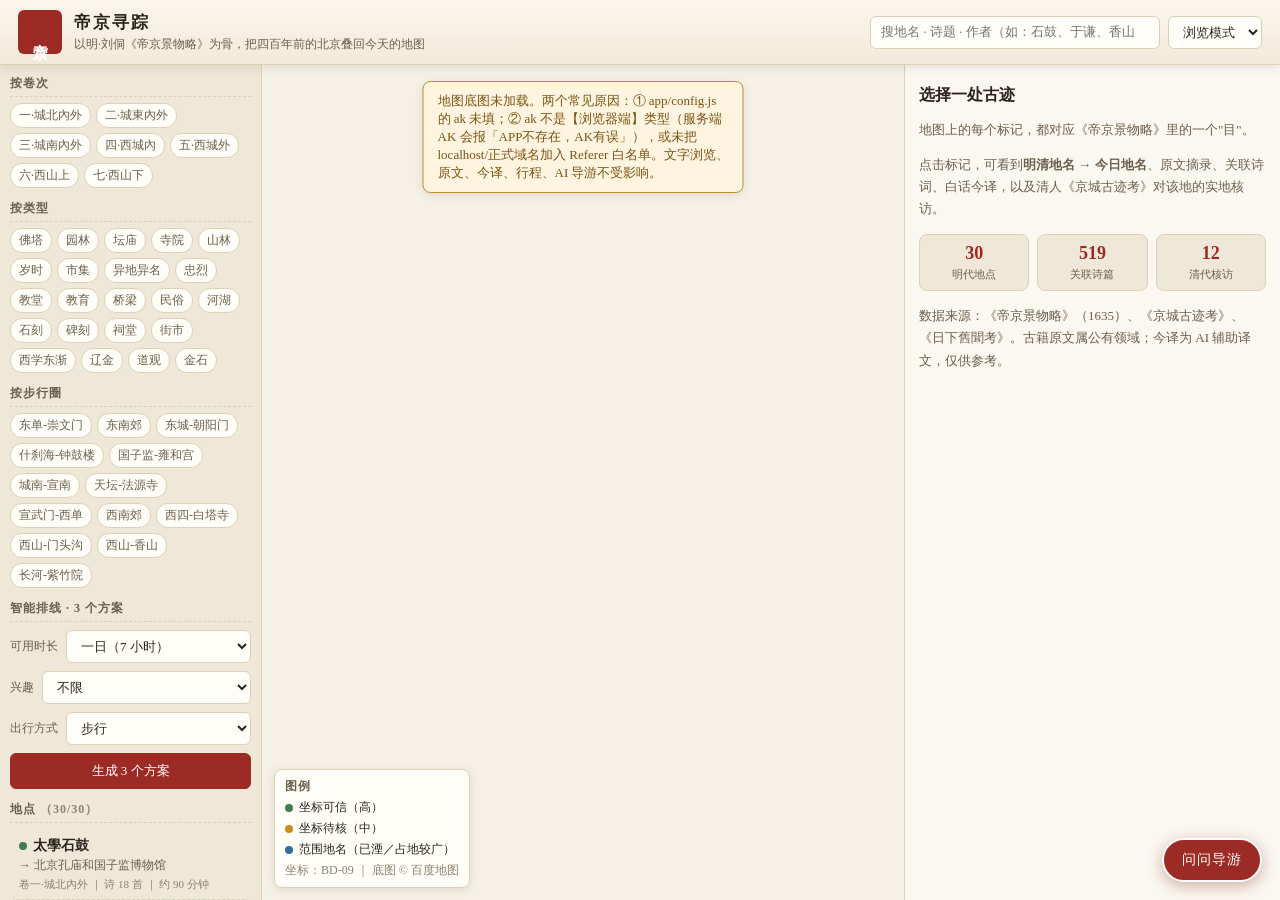
<file: index.html>
<!DOCTYPE html>
<html lang="zh-CN">
<head>
<meta charset="utf-8" />
<meta name="viewport" content="width=device-width, initial-scale=1" />
<title>帝京寻踪 · 明代北京古今地图</title>
<link rel="stylesheet" href="app/style.css" />
</head>
<body>

<header class="topbar">
  <div class="brand">
    <span class="seal">帝京</span>
    <div>
      <h1>帝京寻踪</h1>
      <p>以明·刘侗《帝京景物略》为骨，把四百年前的北京叠回今天的地图</p>
    </div>
  </div>
  <div class="topbar-actions">
    <input id="q" type="search" placeholder="搜地名 · 诗题 · 作者（如：石鼓、于谦、香山）" />
    <select id="mode">
      <option value="browse">浏览模式</option>
      <option value="route">行程模式</option>
    </select>
  </div>
</header>

<div class="wrap">

  <!-- 左侧栏 -->
  <aside class="sidebar">
    <section class="panel">
      <h2>按卷次</h2>
      <div id="volumeFilter" class="chips"></div>
    </section>

    <section class="panel">
      <h2>按类型</h2>
      <div id="tagFilter" class="chips"></div>
    </section>

    <section class="panel">
      <h2>按步行圈</h2>
      <div id="clusterFilter" class="chips"></div>
    </section>

    <section class="panel" id="p3Panel">
      <h2>智能排线 · 3 个方案</h2>
      <label class="row"><span>可用时长</span>
        <select id="p3Dur">
          <option value="180">半日（3 小时）</option>
          <option value="420" selected>一日（7 小时）</option>
          <option value="900">两日（15 小时）</option>
          <option value="1440">三日（24 小时）</option>
        </select>
      </label>
      <label class="row"><span>兴趣</span>
        <select id="p3Tag"><option value="">不限</option></select>
      </label>
      <label class="row"><span>出行方式</span>
        <select id="p3Mode">
          <option value="walking" selected>步行</option>
          <option value="riding">骑行</option>
          <option value="driving">驾车</option>
          <option value="transit">公交</option>
          <option value="mixed">混合（按距离自动）</option>
        </select>
      </label>
      <button id="p3Btn" class="btn primary">生成 3 个方案</button>
      <div id="p3Out"></div>
    </section>

    <section class="panel" id="routePanel" hidden>
      <h2>行程</h2>
      <div id="routeList" class="route-list"></div>
      <label class="row"><span>出行方式</span>
        <select id="routeMode">
          <option value="mixed">混合（按距离自动）</option>
          <option value="walking">步行</option>
          <option value="riding">骑行</option>
          <option value="driving">驾车</option>
          <option value="transit">公交</option>
        </select>
      </label>
      <button id="planBtn" class="btn primary" disabled>生成路线（真实里程）</button>
      <div id="routeResult" class="route-result"></div>
    </section>

    <section class="panel">
      <h2>地点 <span id="count" class="muted"></span></h2>
      <ul id="placeList" class="place-list"></ul>
    </section>
  </aside>

  <!-- 地图 -->
  <main class="map-wrap">
    <div id="map"></div>
    <div class="legend">
      <strong>图例</strong>
      <span><i class="dot high"></i>坐标可信（高）</span>
      <span><i class="dot medium"></i>坐标待核（中）</span>
      <span><i class="dot area"></i>范围地名（已湮／占地较广）</span>
      <span class="muted">坐标：BD-09 ｜ 底图 © 百度地图</span>
    </div>
    <div id="mapNotice" class="notice" hidden></div>
  </main>

  <!-- 右侧详情 -->
  <aside class="detail" id="detail">
    <div class="detail-empty">
      <h2>选择一处古迹</h2>
      <p>地图上的每个标记，都对应《帝京景物略》里的一个"目"。</p>
      <p class="muted">点击标记，可看到<b>明清地名 → 今日地名</b>、原文摘录、关联诗词、白话今译，以及清人《京城古迹考》对该地的实地核访。</p>
      <div class="facts">
        <div><b id="statPlaces">–</b><span>明代地点</span></div>
        <div><b id="statPoems">–</b><span>关联诗篇</span></div>
        <div><b id="statNotes">–</b><span>清代核访</span></div>
      </div>
      <p class="muted small">数据来源：《帝京景物略》（1635）、《京城古迹考》、《日下舊聞考》。古籍原文属公有领域；今译为 AI 辅助译文，仅供参考。</p>
    </div>
  </aside>

</div>

<!-- ===== 明代北京城 AI 导游 ===== -->
<button id="gxToggle" class="gx-toggle" type="button">问问导游</button>

<section id="gx" class="gx" hidden aria-label="明代北京城 AI 导游">
  <header class="gx-head">
    <div class="gx-head-txt">
      <b>明代北京城 AI 导游</b>
      <span>基于《帝京景物略》30 处古迹 · 127 目语料</span>
    </div>
    <button id="gxClose" type="button" title="收起">×</button>
  </header>
  <div id="gxMsg" class="gx-msg"></div>
  <div id="gxChips" class="gx-chips"></div>
  <form id="gxForm" class="gx-form" autocomplete="off">
    <input id="gxInput" type="text" placeholder="例：半天想逛寺庙，怎么走？" />
    <button type="submit">发送</button>
  </form>
</section>

<script src="app/config.js"></script>
<!-- 地图 API 由 app/app.js 异步注入：AK 未填或 CDN 不可达时，页面其余部分仍可用 -->
<script src="app/app.js"></script>
<script src="app/planner.js"></script>
<script src="app/verify.js"></script>
<script src="app/guide.js"></script>
</body>
</html>
</file>
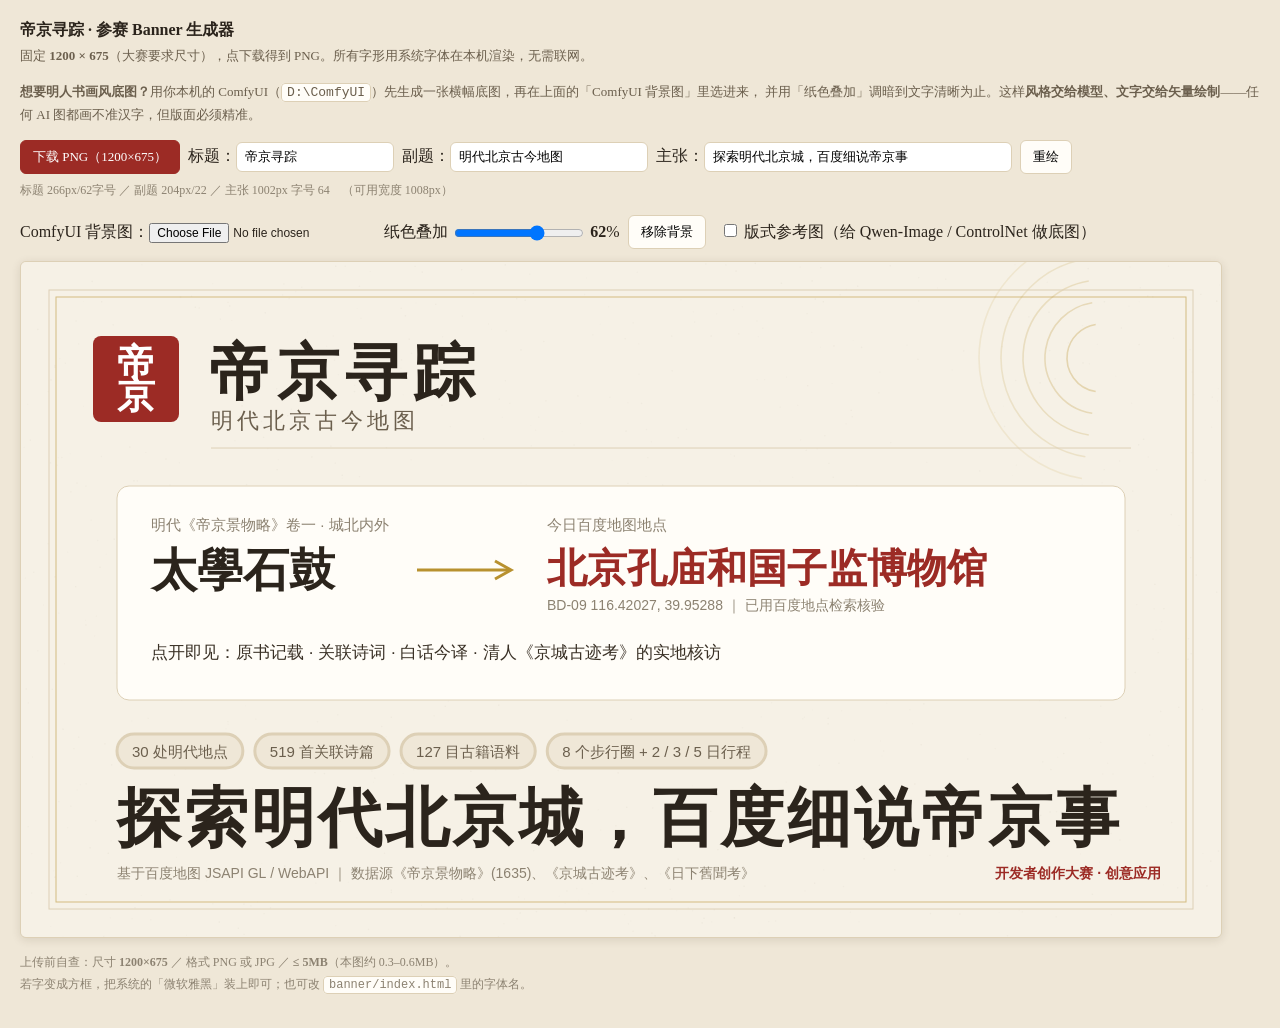
<file: banner/index.html>
<!DOCTYPE html>
<html lang="zh-CN">
<head>
<meta charset="utf-8" />
<title>帝京寻踪 · Banner 生成器（1200×675）</title>
<style>
  :root{--paper:#f6f1e6;--ink:#2b241c;--seal:#9c2b25;--line:#ddd0b6;--muted:#8c8271}
  body{margin:0;padding:20px;background:#efe7d7;color:var(--ink);
       font-family:"Microsoft YaHei","PingFang SC",serif}
  h1{font-size:16px;margin:0 0 4px}
  p{font-size:13px;color:#6b5f4d;margin:0 0 14px;line-height:1.7}
  .bar{display:flex;gap:8px;align-items:center;margin-bottom:12px;flex-wrap:wrap}
  button,select{font:inherit;font-size:13px;padding:7px 12px;border:1px solid var(--line);
    border-radius:6px;background:#fffdf8;cursor:pointer}
  button.primary{background:var(--seal);color:#fff;border-color:var(--seal)}
  img{max-width:100%;border:1px solid var(--line);border-radius:6px;box-shadow:0 2px 10px rgba(60,45,20,.12);background:#fff}
  .hint{font-size:12px;color:var(--muted);margin-top:10px;line-height:1.8}
  code{background:#fffdf8;border:1px solid var(--line);border-radius:4px;padding:1px 5px}
</style>
</head>
<body>
<h1>帝京寻踪 · 参赛 Banner 生成器</h1>
<p>固定 <b>1200 × 675</b>（大赛要求尺寸），点下载得到 PNG。所有字形用系统字体在本机渲染，无需联网。</p>
<p><b>想要明人书画风底图？</b>用你本机的 ComfyUI（<code>D:\ComfyUI</code>）先生成一张横幅底图，再在上面的「ComfyUI 背景图」里选进来，
  并用「纸色叠加」调暗到文字清晰为止。这样<b>风格交给模型、文字交给矢量绘制</b>——任何 AI 图都画不准汉字，但版面必须精准。</p>

<div class="bar">
  <button id="dl" class="primary">下载 PNG（1200×675）</button>
  <label>标题：<input id="t1" value="帝京寻踪" style="font:inherit;font-size:13px;padding:6px 8px;width:140px;border:1px solid var(--line);border-radius:6px" /></label>
  <label>副题：<input id="t2" value="明代北京古今地图" style="font:inherit;font-size:13px;padding:6px 8px;width:180px;border:1px solid var(--line);border-radius:6px" /></label>
  <label>主张：<input id="t3" value="探索明代北京城，百度细说帝京事" style="font:inherit;font-size:13px;padding:6px 8px;width:290px;border:1px solid var(--line);border-radius:6px" /></label>
  <button id="redraw">重绘</button>
  <span id="fit" style="font-size:12px;color:#8c8271"></span>
  <span style="flex-basis:100%;height:0"></span>
  <label>ComfyUI 背景图：<input id="bgFile" type="file" accept="image/*" style="font-size:12px" /></label>
  <label>纸色叠加 <input id="ovl" type="range" min="0" max="95" value="62" style="vertical-align:middle;width:130px" /> <b id="ovlV">62</b>%</label>
  <button id="bgClear">移除背景</button>
  <label style="margin-left:6px"><input id="wire" type="checkbox" /> 版式参考图（给 Qwen-Image / ControlNet 做底图）</label>
</div>

<img id="preview" alt="Banner 预览" />

<p class="hint">
  上传前自查：尺寸 <b>1200×675</b> ／ 格式 PNG 或 JPG ／ <b>≤ 5MB</b>（本图约 0.3–0.6MB）。<br />
  若字变成方框，把系统的「微软雅黑」装上即可；也可改 <code>banner/index.html</code> 里的字体名。
</p>

<script>
(function () {
  "use strict";
  var W = 1200, H = 675;
  var canvas = document.createElement("canvas");
  canvas.width = W; canvas.height = H;
  var g = canvas.getContext("2d");

  function rr(x, y, w, h, r) {
    g.beginPath();
    g.moveTo(x + r, y);
    g.arcTo(x + w, y, x + w, y + h, r);
    g.arcTo(x + w, y + h, x, y + h, r);
    g.arcTo(x, y + h, x, y, r);
    g.arcTo(x, y, x + w, y, r);
    g.closePath();
  }

  // 确定性伪随机，保证每次重绘结果一致
  function rnd(seed) { return function () { seed = (seed * 1103515245 + 12345) & 0x7fffffff; return seed / 0x7fffffff; }; }

  function measureSpaced(text, gap) {
    var w = 0;
    for (var i = 0; i < text.length; i++) w += g.measureText(text.charAt(i)).width + gap;
    return Math.max(0, w - (text.length ? gap : 0));
  }

  function spacedText(text, x, y, gap) {
    var cx = x;
    for (var i = 0; i < text.length; i++) {
      g.fillText(text.charAt(i), cx, y);
      cx += g.measureText(text.charAt(i)).width + gap;
    }
  }

  var bgImg = null, overlay = 62, wireMode = false;

  function drawCover(img) {
    var ir = img.width / img.height, cr = W / H, sw, sh, sx, sy;
    if (ir > cr) { sh = img.height; sw = sh * cr; sx = (img.width - sw) / 2; sy = 0; }
    else { sw = img.width; sh = sw / cr; sx = 0; sy = (img.height - sh) / 2; }
    g.drawImage(img, sx, sy, sw, sh, 0, 0, W, H);
  }

  function draw(title, subtitle, claim) {
    var serif = '"Source Han Serif SC","Songti SC","SimSun",serif';
    var sans = '"Microsoft YaHei","PingFang SC",sans-serif';

    // 底：有 ComfyUI 背景图就 cover 铺设，再压一层纸色保证文字可读
    if (bgImg) {
      drawCover(bgImg);
      g.fillStyle = "rgba(246,241,230," + (overlay / 100).toFixed(2) + ")";
      g.fillRect(0, 0, W, H);
    } else {
      g.fillStyle = "#f6f1e6";
      g.fillRect(0, 0, W, H);
    }

    // 纸纹（淡墨点，确定性地撒）
    var r = rnd(20260929);
    for (var i = 0; i < 900; i++) {
      var x = r() * W, y = r() * H, a = 0.012 + r() * 0.03;
      g.fillStyle = "rgba(90,74,48," + a.toFixed(3) + ")";
      g.fillRect(x, y, 1.4, 1.4);
    }

    // 装饰：右上角同心弧（呼应古地图罗盘/水波）
    g.save();
    g.translate(W - 120, 96);
    for (var k = 0; k < 5; k++) {
      g.beginPath();
      g.arc(0, 0, 34 + k * 22, Math.PI * 0.55, Math.PI * 1.45);
      g.strokeStyle = "rgba(184,145,47," + (0.30 - k * 0.045).toFixed(3) + ")";
      g.lineWidth = 1.6;
      g.stroke();
    }
    g.restore();

    // 双线内框
    g.strokeStyle = "#ddd0b6";
    g.lineWidth = 1;
    g.strokeRect(28, 28, W - 56, H - 56);
    g.strokeStyle = "rgba(184,145,47,.55)";
    g.strokeRect(35, 35, W - 70, H - 70);

    // ---- 版式参考图模式：只画“哪里放什么”，供 AI 图生图 / ControlNet 对位 ----
    if (wireMode) {
      var sans2 = '"Microsoft YaHei","PingFang SC",sans-serif';
      // 安全边距
      g.setLineDash([8, 8]); g.lineWidth = 2; g.strokeStyle = "rgba(156,43,37,.75)";
      g.strokeRect(28, 28, W - 56, H - 56); g.setLineDash([]);
      // 文字块位置（与成品一致）
      g.fillStyle = "rgba(120,110,95,.22)";
      rr(72, 74, 86, 86, 8); g.fill();                 // 印章
      rr(168, 82, 560, 62, 8); g.fill();               // 标题行
      rr(168, 150, 360, 30, 6); g.fill();              // 副题
      rr(96, 224, W - 192, 214, 12); g.fill();         // 对照卡
      rr(96, 470, 720, 36, 18); g.fill();              // 数据条
      rr(96, 556, 860, 46, 8); g.fill();               // 主张
      rr(96, 600, W - 192, 26, 6); g.fill();           // 页脚
      // 实际文字（淡灰，供模型/人工对齐）
      g.fillStyle = "rgba(60,50,40,.80)";
      g.font = "700 62px " + serif; spacedText(title, 188, 132, 6);
      g.font = "400 22px " + sans2; spacedText(subtitle, 190, 168, 4);
      g.fillStyle = "rgba(60,50,40,.60)";
      g.font = "400 15px " + sans2;
      g.fillText("← 对照卡区域：请在此绘制主视觉（山水 / 角楼 / 琉璃瓦），不要写入任何文字", 120, 340);
      g.font = "400 14px " + sans2;
      g.fillText("↑ 数据条区（信息小字，建议后期用矢量叠）", 120, 492);
      var ss = 72; g.font = "700 " + ss + "px " + serif;
      while (ss > 22 && measureSpaced(String(claim).trim(), 3) > (W - 192)) { ss -= 1; g.font = "700 " + ss + "px " + serif; }
      g.fillStyle = "rgba(60,50,40,.80)";
      spacedText(String(claim).trim(), 96, 578, 3);
      g.fillStyle = "rgba(120,110,95,.75)";
      g.font = "400 13px " + sans2;
      g.fillText("1200 x 675 版式参考 ｜ 边距 28px ｜ 朱印 / 标题 / 副题 / 主张 位置已定，主视觉请填对照卡区", 96, 660);
      return;
    }

    // 有背景图时，给标题区与页脚垫半透明纸，保证任何底图下都读得清
    if (bgImg) {
      g.fillStyle = "rgba(255,253,248,.82)";
      rr(56, 54, 540, 156, 10); g.fill();
      rr(56, 594, W - 112, 50, 8); g.fill();
    }

    // 朱印「帝京」
    g.fillStyle = "#9c2b25";
    rr(72, 74, 86, 86, 8); g.fill();
    g.fillStyle = "#fff";
    g.font = "600 38px " + serif;
    g.textAlign = "center"; g.textBaseline = "middle";
    g.fillText("帝", 72 + 43, 74 + 30);
    g.fillText("京", 72 + 43, 74 + 62);

    // 标题
    g.textAlign = "left"; g.textBaseline = "alphabetic";
    g.fillStyle = "#2b241c";
    g.font = "700 62px " + serif;
    spacedText(title, 188, 132, 6);

    g.fillStyle = "#6b5f4d";
    g.font = "400 22px " + sans;
    spacedText(subtitle, 190, 166, 4);

    // 分隔线
    g.strokeStyle = "#ddd0b6";
    g.beginPath(); g.moveTo(190, 186); g.lineTo(W - 90, 186); g.stroke();

    // ---- 核心对照卡 ----
    var cx = 96, cy = 224, cw = W - 192, ch = 214;
    g.fillStyle = "#fffdf8";
    rr(cx, cy, cw, ch, 12); g.fill();
    g.strokeStyle = "#ddd0b6"; g.stroke();

    // 左侧：明清地名
    g.fillStyle = "#8c8271";
    g.font = "400 15px " + sans;
    g.fillText("明代《帝京景物略》卷一 · 城北内外", cx + 34, cy + 44);

    g.fillStyle = "#2b241c";
    g.font = "700 46px " + serif;
    g.fillText("太學石鼓", cx + 34, cy + 100);

    // 箭头
    g.strokeStyle = "#b8912f"; g.lineWidth = 3;
    var ax = cx + 300, ay = cy + 84;
    g.beginPath(); g.moveTo(ax, ay); g.lineTo(ax + 92, ay); g.stroke();
    g.beginPath(); g.moveTo(ax + 78, ay - 9); g.lineTo(ax + 94, ay); g.lineTo(ax + 78, ay + 9); g.stroke();

    // 右侧：今地名
    g.fillStyle = "#8c8271";
    g.font = "400 15px " + sans;
    g.fillText("今日百度地图地点", ax + 130, cy + 44);

    g.fillStyle = "#9c2b25";
    g.font = "700 40px " + sans;
    g.fillText("北京孔庙和国子监博物馆", ax + 130, cy + 96);

    g.fillStyle = "#8c8271";
    g.font = "400 14px " + sans;
    g.fillText("BD-09 116.42027, 39.95288 ｜ 已用百度地点检索核验", ax + 130, cy + 124);

    // 卡内底部：体验说明
    g.fillStyle = "#3a3126";
    g.font = "400 17px " + sans;
    g.fillText("点开即见：原书记载 · 关联诗词 · 白话今译 · 清人《京城古迹考》的实地核访", cx + 34, cy + 172);

    // ---- 数据条 ----
    var chips = ["30 处明代地点", "519 首关联诗篇", "127 目古籍语料", "8 个步行圈 + 2 / 3 / 5 日行程"];
    var x = 96, y = 496;
    g.font = "400 15px " + sans;
    chips.forEach(function (t) {
      var w = g.measureText(t).width + 30;
      g.fillStyle = "#efe7d7";
      rr(x, y - 24, w, 34, 17); g.fill();
      g.strokeStyle = "#ddd0b6"; g.stroke();
      g.fillStyle = "#6b5f4d";
      g.fillText(t, x + 15, y - 1);
      x += w + 12;
    });

    // ---- 主张：先按单行「放大到刚好填满宽度」，实在过长才拆两行 ----
    var maxW = W - 192;
    var oneLine = String(claim || "").trim();
    var size = 72;                                  // 单行上限
    g.font = "700 " + size + "px " + serif;
    while (size > 22 && measureSpaced(oneLine, 3) > maxW) {
      size -= 1;
      g.font = "700 " + size + "px " + serif;
    }
    g.fillStyle = "#2b241c";
    var fitsOneLine = measureSpaced(oneLine, 3) <= maxW;

    if (fitsOneLine) {
      window.__claimSize = size;
      spacedText(oneLine, 96, 578, 3);
    } else {
      // 太长：按「，」拆成对联式两行（每行再各自 fit）
      var parts = oneLine.split(/[，,]/).map(function (s) { return s.trim(); }).filter(Boolean);
      var s2 = 40;
      for (;;) {
        g.font = "700 " + s2 + "px " + serif;
        if (s2 <= 16 || parts.every(function (p) { return measureSpaced(p, 3) <= maxW; })) break;
        s2 -= 1;
      }
      window.__claimSize = s2;
      var top = 552 - (parts.length - 2) * (s2 + 14) / 2;
      parts.forEach(function (ln, i) { spacedText(ln, 96, top + i * (s2 + 14), 3); });
    }

    // ---- 页脚 ----
    g.fillStyle = "#8c8271";
    g.font = "400 14px " + sans;
    g.fillText("基于百度地图 JSAPI GL / WebAPI ｜ 数据源《帝京景物略》(1635)、《京城古迹考》、《日下舊聞考》", 96, 616);

    // 右下角标识
    g.textAlign = "right";
    g.fillStyle = "#9c2b25";
    g.font = "600 14px " + sans;
    g.fillText("开发者创作大赛 · 创意应用", W - 60, 616);
    g.textAlign = "left";
  }

  function redraw() {
    var t1 = document.getElementById("t1").value || "帝京寻踪";
    var t2 = document.getElementById("t2").value || "明代北京古今地图";
    var t3 = document.getElementById("t3").value || "探索明代北京城，百度细说帝京事";
    draw(t1, t2, t3);
    document.getElementById("preview").src = canvas.toDataURL("image/png");

    // 实时回报：实际选用的字号 + 文字宽度 + 可用宽度
    var serif = '"Source Han Serif SC","Songti SC","SimSun",serif';
    var sans = '"Microsoft YaHei","PingFang SC",sans-serif';
    var avail = W - 192, rep = [];
    g.font = "700 62px " + serif;
    rep.push("标题 " + Math.round(measureSpaced(t1, 6)) + "px/62字号");
    g.font = "400 22px " + sans;
    rep.push("副题 " + Math.round(measureSpaced(t2, 4)) + "px/22");
    var cs = window.__claimSize || 0;
    g.font = "700 " + cs + "px " + serif;
    rep.push("主张 " + Math.round(measureSpaced((String(t3).trim()), 3)) + "px 字号 " + cs);
    document.getElementById("fit").textContent =
      rep.join(" ／ ") + "　（可用宽度 " + avail + "px）";
  }

  ["t1", "t2", "t3"].forEach(function (id) {
    document.getElementById(id).addEventListener("input", function () {
      clearTimeout(window.__rt);
      window.__rt = setTimeout(redraw, 250);
    });
  });

  document.getElementById("dl").onclick = function () {
    canvas.toBlob(function (blob) {
      var a = document.createElement("a");
      a.href = URL.createObjectURL(blob);
      a.download = "帝京寻踪-banner-1200x675.png";
      document.body.appendChild(a); a.click(); a.remove();
      setTimeout(function () { URL.revokeObjectURL(a.href); }, 3000);
    }, "image/png");
  };
  document.getElementById("redraw").onclick = redraw;

  document.getElementById("bgFile").onchange = function (e) {
    var f = e.target.files && e.target.files[0];
    if (!f) return;
    var img = new Image();
    img.onload = function () { bgImg = img; redraw(); };
    img.src = URL.createObjectURL(f);
  };
  document.getElementById("bgClear").onclick = function () {
    bgImg = null;
    document.getElementById("bgFile").value = "";
    redraw();
  };
  var wireCb = document.getElementById("wire");
  wireCb.onchange = function () { wireMode = wireCb.checked; redraw(); };
  var ovl = document.getElementById("ovl");
  ovl.oninput = function () {
    overlay = Number(ovl.value);
    document.getElementById("ovlV").textContent = ovl.value;
    redraw();
  };

  redraw();
})();
</script>
</body>
</html>
</file>
<file: app/style.css>
:root{
  --paper:#f6f1e6;
  --paper-2:#efe7d7;
  --ink:#2b241c;
  --ink-2:#6b5f4d;
  --seal:#9c2b25;
  --line:#ddd0b6;
  --gold:#b8912f;
  --ok:#3f7d4e;
  --warn:#c98a1e;
  --muted:#8c8271;
  --shadow:0 2px 10px rgba(60,45,20,.12);
}
*{box-sizing:border-box}
/* hidden 属性必须能赢过 .gx{display:flex} 之类的类选择器，否则隐藏面板会变成
   看不见但仍拦截点击的遮罩层（已在浏览器中实测到该 bug） */
[hidden]{display:none !important}
html,body{height:100%;margin:0}
body{
  font-family:"PingFang SC","Microsoft YaHei","Source Han Serif SC",serif;
  background:var(--paper);color:var(--ink);
  display:flex;flex-direction:column;height:100vh;overflow:hidden;
}

/* ---------- 顶栏 ---------- */
.topbar{
  display:flex;align-items:center;justify-content:space-between;gap:16px;
  padding:10px 18px;background:linear-gradient(180deg,#fbf7ee,#f2e9d8);
  border-bottom:1px solid var(--line);box-shadow:var(--shadow);z-index:5;
}
.brand{display:flex;align-items:center;gap:12px;min-width:0}
.seal{
  width:44px;height:44px;flex:0 0 44px;border-radius:6px;background:var(--seal);color:#fff;
  display:flex;align-items:center;justify-content:center;font-size:15px;letter-spacing:1px;
  writing-mode:vertical-rl;line-height:1.05;font-weight:700;
}
.topbar h1{margin:0;font-size:17px;letter-spacing:2px}
.topbar p{margin:2px 0 0;font-size:12px;color:var(--ink-2)}
.topbar-actions{display:flex;gap:8px;flex:0 0 auto}
input[type=search],select{
  font:inherit;font-size:13px;padding:7px 10px;border:1px solid var(--line);
  border-radius:6px;background:#fffdf8;color:var(--ink);outline:none;
}
input[type=search]{width:290px}
input[type=search]:focus,select:focus{border-color:var(--gold)}

/* ---------- 三栏 ---------- */
.wrap{flex:1;display:flex;min-height:0}
.sidebar{
  width:262px;flex:0 0 262px;border-right:1px solid var(--line);background:var(--paper-2);
  overflow-y:auto;padding:10px;
}
.map-wrap{flex:1;position:relative;min-width:0}
#map{position:absolute;inset:0}
.detail{
  width:376px;flex:0 0 376px;border-left:1px solid var(--line);background:#fbf8f1;
  overflow-y:auto;padding:14px;
}
@media(max-width:1180px){
  .detail{width:320px;flex-basis:320px}
  input[type=search]{width:180px}
}

/* ---------- 面板 / 组件 ---------- */
.panel{margin-bottom:12px}
.panel h2{
  font-size:12px;color:var(--ink-2);margin:0 0 6px;font-weight:600;letter-spacing:1px;
  border-bottom:1px dashed var(--line);padding-bottom:4px;
}
.chips{display:flex;flex-wrap:wrap;gap:5px}
.chip{
  font-size:12px;padding:3px 8px;border:1px solid var(--line);border-radius:12px;
  background:#fffdf8;cursor:pointer;user-select:none;color:var(--ink-2);
}
.chip:hover{border-color:var(--gold)}
.chip.on{background:var(--seal);border-color:var(--seal);color:#fff}
.btn{
  font:inherit;font-size:13px;padding:8px 12px;border-radius:6px;border:1px solid var(--line);
  background:#fffdf8;cursor:pointer;width:100%;margin-top:8px;
}
.btn.primary{background:var(--seal);border-color:var(--seal);color:#fff}
.btn:disabled{opacity:.45;cursor:not-allowed}

/* 出行方式选择行 */
.row{
  display:flex;align-items:center;justify-content:space-between;gap:8px;
  margin-top:8px;font-size:12px;color:var(--ink-2);
}
.row select{flex:1;min-width:0}
.muted{color:var(--muted)}
.small{font-size:12px}

.place-list{list-style:none;margin:0;padding:0}
.place-list li{
  padding:7px 8px;border:1px solid transparent;border-bottom:1px dashed var(--line);
  cursor:pointer;border-radius:6px;
}
.place-list li:hover{background:#fffdf8;border-color:var(--line)}
.place-list li.on{background:#fff6e2;border-color:var(--gold)}
.place-list .nm{font-size:14px;display:flex;align-items:center;gap:6px}
.place-list .now{font-size:12px;color:var(--ink-2);margin-top:2px}
.place-list .mt{font-size:11px;color:var(--muted);margin-top:3px}

.dot{width:8px;height:8px;border-radius:50%;display:inline-block;flex:0 0 8px}
.dot.high{background:var(--ok)}
.dot.medium{background:var(--warn)}
.dot.low{background:var(--seal)}
.dot.area{background:#2f6f9e}

/* ---------- 图例 / 提示 ---------- */
.legend{
  position:absolute;left:12px;bottom:12px;background:rgba(255,253,248,.94);
  border:1px solid var(--line);border-radius:8px;padding:8px 10px;font-size:12px;
  box-shadow:var(--shadow);display:flex;flex-direction:column;gap:4px;max-width:300px;
}
.legend strong{font-size:12px;color:var(--ink-2);letter-spacing:1px}
.legend span{display:flex;align-items:center;gap:6px}
.notice{
  position:absolute;left:50%;top:16px;transform:translateX(-50%);
  background:#fff4e0;border:1px solid var(--gold);color:#7a5312;
  padding:10px 14px;border-radius:8px;font-size:13px;max-width:70%;box-shadow:var(--shadow);
}

/* ---------- 详情 ---------- */
.detail-empty h2{margin:6px 0 8px;font-size:16px}
.detail-empty p{font-size:13px;line-height:1.7;color:var(--ink-2)}
.facts{display:flex;gap:8px;margin:14px 0}
.facts div{
  flex:1;background:var(--paper-2);border:1px solid var(--line);border-radius:8px;
  padding:8px;text-align:center;
}
.facts b{display:block;font-size:18px;color:var(--seal)}
.facts span{font-size:11px;color:var(--ink-2)}

.tag-badges{display:flex;gap:5px;flex-wrap:wrap;margin:6px 0 10px}
.badge{font-size:11px;padding:2px 7px;border-radius:10px;background:var(--paper-2);border:1px solid var(--line);color:var(--ink-2)}
.badge.conf-high{border-color:var(--ok);color:var(--ok)}
.badge.conf-medium{border-color:var(--warn);color:var(--warn)}
.badge.conf-low{border-color:var(--seal);color:var(--seal)}
.badge.verified{border-color:#2f6f9e;color:#2f6f9e}

.d-title{font-size:22px;letter-spacing:2px;margin:0 0 2px}
.d-now{font-size:14px;color:var(--seal);font-weight:600;margin:0 0 2px}
.d-addr{font-size:12px;color:var(--ink-2);margin:0 0 10px}
.d-sec{border-top:1px solid var(--line);padding-top:10px;margin-top:12px}
.d-sec h3{
  font-size:12px;letter-spacing:1px;color:var(--ink-2);margin:0 0 6px;font-weight:600;
  display:flex;align-items:center;justify-content:space-between;gap:8px;
}
.d-sec h3 button{
  font:inherit;font-size:11px;padding:2px 7px;border:1px solid var(--line);border-radius:10px;
  background:#fffdf8;cursor:pointer;color:var(--ink-2);
}
.quote{
  font-size:13px;line-height:1.95;color:#3a3126;background:#fffdf8;border-left:3px solid var(--gold);
  padding:8px 10px;border-radius:0 6px 6px 0;white-space:pre-wrap;max-height:230px;overflow-y:auto;
}
.vern{
  font-size:13.5px;line-height:1.85;color:#2b241c;background:#fff6e2;
  border:1px solid var(--line);border-radius:6px;padding:9px 11px;
}
.poem{border-bottom:1px dashed var(--line);padding:5px 0}
.poem summary{cursor:pointer;font-size:13px}
.poem .who{color:var(--seal);font-size:12px;margin-right:5px}
.poem .body{font-size:13px;line-height:1.9;color:#3a3126;padding:6px 0 2px;white-space:pre-wrap}
.linkbar{display:flex;gap:6px;flex-wrap:wrap;margin-top:10px}
.linkbar a,.linkbar button{
  font:inherit;font-size:12px;padding:6px 10px;border-radius:6px;border:1px solid var(--line);
  background:#fffdf8;color:var(--ink);text-decoration:none;cursor:pointer;
}
.linkbar a:hover,.linkbar button:hover{border-color:var(--gold);color:var(--seal)}
.nearby{margin-top:8px;font-size:12px;color:var(--ink-2)}
.nearby li{margin:3px 0;list-style:none}

/* ---------- 智能排线方案卡 ---------- */
.p3-card{
  border:1px solid var(--line);border-radius:8px;background:#fffdf8;padding:8px 9px;margin-top:8px;
}
.p3-card:hover{border-color:var(--gold)}
.p3-card.on{border-color:var(--seal);background:#fff6e2}
.p3-head{display:flex;align-items:baseline;justify-content:space-between;gap:6px}
.p3-head b{font-size:13px;letter-spacing:.5px}
.p3-score{font-size:11px;color:var(--seal);font-weight:700;white-space:nowrap}
.p3-chain{font-size:11.5px;color:var(--ink);line-height:1.75;margin:4px 0;word-break:break-all}
.p3-meta{font-size:11px;color:var(--muted);line-height:1.7}
.p3-card .btn{margin-top:6px;padding:5px 8px;font-size:12px}

/* ---------- 行程 ---------- */
.route-list{display:flex;flex-direction:column;gap:5px}
.route-item{
  border:1px solid var(--line);border-radius:6px;padding:6px 8px;background:#fffdf8;cursor:pointer;
}
.route-item:hover{border-color:var(--gold)}
.route-item.on{border-color:var(--seal);background:#fff6e2}
.route-item b{font-size:12.5px;display:block}
.route-item span{font-size:11px;color:var(--muted)}
.route-result{margin-top:8px;font-size:12px;color:var(--ink-2);line-height:1.7}
.route-result table{width:100%;border-collapse:collapse;font-size:11.5px;margin-top:5px}
.route-result td{border-bottom:1px dashed var(--line);padding:3px 2px}

/* 地图标注 */
.mk-label{
  font-size:12px;color:#3a3126;background:rgba(255,253,248,.92);border:1px solid var(--line);
  border-radius:10px;padding:1px 6px;white-space:nowrap;cursor:pointer;
}
.mk-label.area{border-style:dashed}
.mk-label.on{background:var(--seal);color:#fff;border-color:var(--seal)}
.stop-badge{
  font-size:12px;font-weight:700;color:#fff;background:var(--seal);border:2px solid #fff;
  border-radius:50%;width:20px;height:20px;line-height:17px;text-align:center;
}
.iw{font-size:12px;line-height:1.6;max-width:250px}
.iw b{font-size:14px}
.iw .now{color:var(--seal);font-weight:600}

/* ================= 明代北京城 AI 导游 ================= */
.gx-toggle{
  position:fixed;right:18px;bottom:18px;z-index:40;
  font:inherit;font-size:14px;letter-spacing:1px;padding:11px 18px;border-radius:24px;
  background:var(--seal);color:#fff;border:2px solid #fff;cursor:pointer;
  box-shadow:0 4px 16px rgba(120,40,30,.35);
}
.gx-toggle:hover{background:#85231e}

.gx{
  position:fixed;right:18px;bottom:18px;z-index:41;width:400px;height:min(620px,calc(100vh - 40px));
  display:flex;flex-direction:column;background:#fbf8f1;border:1px solid var(--line);
  border-radius:12px;box-shadow:0 10px 34px rgba(60,45,20,.28);overflow:hidden;
}
@media(max-width:720px){ .gx{left:12px;right:12px;width:auto;height:72vh} }

.gx-head{
  display:flex;align-items:center;justify-content:space-between;gap:8px;
  padding:10px 12px;background:linear-gradient(180deg,#fbf7ee,#f2e9d8);border-bottom:1px solid var(--line);
}
.gx-head-txt{display:flex;flex-direction:column;min-width:0}
.gx-head-txt b{font-size:14px;letter-spacing:1px}
.gx-head-txt span{font-size:11px;color:var(--muted);margin-top:1px}
.gx-head button{
  font:inherit;font-size:18px;line-height:1;width:28px;height:28px;border-radius:50%;
  border:1px solid var(--line);background:#fffdf8;cursor:pointer;color:var(--ink-2);flex:0 0 28px;
}

.gx-msg{flex:1;overflow-y:auto;padding:12px;display:flex;flex-direction:column;gap:10px}
.gx-line{font-size:13px;line-height:1.8;max-width:100%;word-break:break-word}
.gx-line.user{
  align-self:flex-end;background:var(--seal);color:#fff;padding:7px 11px;border-radius:12px 12px 2px 12px;
  max-width:80%;
}
.gx-line.bot{
  align-self:flex-start;background:#fffdf8;border:1px solid var(--line);
  padding:9px 11px;border-radius:12px 12px 12px 2px;
}
.gx-line.bot b{color:var(--seal)}

.gx-quote{
  font-size:12.5px;line-height:1.9;color:#3a3126;background:var(--paper-2);
  border-left:3px solid var(--gold);padding:7px 9px;border-radius:0 6px 6px 0;margin:6px 0;
  white-space:pre-wrap;
}
.gx-quote.gx-trad{font-family:"Songti SC","Source Han Serif SC",serif;letter-spacing:.5px}
.gx-cite{font-size:11px;color:var(--muted);margin:4px 0 2px}
.gx-dim{color:var(--muted);font-size:11.5px}
.gx-warn{color:var(--warn);font-size:12px}
.gx-ul,.gx-oli{margin:5px 0 5px 18px;padding:0}
.gx-ul li,.gx-oli li{margin:3px 0;font-size:12.5px;line-height:1.7}

.gx-trace{
  margin:7px 0 2px;font-size:11.5px;color:var(--ink-2);
  background:#f4efe4;border:1px dashed var(--line);border-radius:6px;padding:5px 8px;
}
.gx-trace summary{cursor:pointer;color:var(--muted)}
.gx-trace ol{margin:6px 0 2px 16px;padding:0}
.gx-trace li{margin:2px 0;font-family:ui-monospace,Consolas,monospace;font-size:11px;line-height:1.6}

.gx-nav{display:flex;gap:6px;flex-wrap:wrap;margin:7px 0 2px}
.gx-nav a{
  font-size:12px;padding:5px 10px;border:1px solid var(--line);border-radius:14px;
  background:#fffdf8;color:var(--ink);text-decoration:none;
}
.gx-nav a:hover{border-color:var(--gold);color:var(--seal)}

.gx-chips{display:flex;gap:5px;flex-wrap:wrap;padding:0 12px 8px}
.gx-follow{display:flex;gap:5px;flex-wrap:wrap;margin-top:7px}
.gx-chip{
  font:inherit;font-size:11.5px;padding:4px 9px;border:1px solid var(--line);border-radius:12px;
  background:#fffdf8;color:var(--ink-2);cursor:pointer;
}
.gx-chip:hover{border-color:var(--gold);color:var(--seal)}

.gx-form{display:flex;gap:6px;padding:9px 12px;border-top:1px solid var(--line);background:var(--paper-2)}
.gx-form input{
  flex:1;font:inherit;font-size:13px;padding:8px 10px;border:1px solid var(--line);
  border-radius:6px;background:#fffdf8;outline:none;min-width:0;
}
.gx-form input:focus{border-color:var(--gold)}
.gx-form button{
  font:inherit;font-size:13px;padding:8px 14px;border-radius:6px;border:1px solid var(--seal);
  background:var(--seal);color:#fff;cursor:pointer;flex:0 0 auto;
}
</file>
